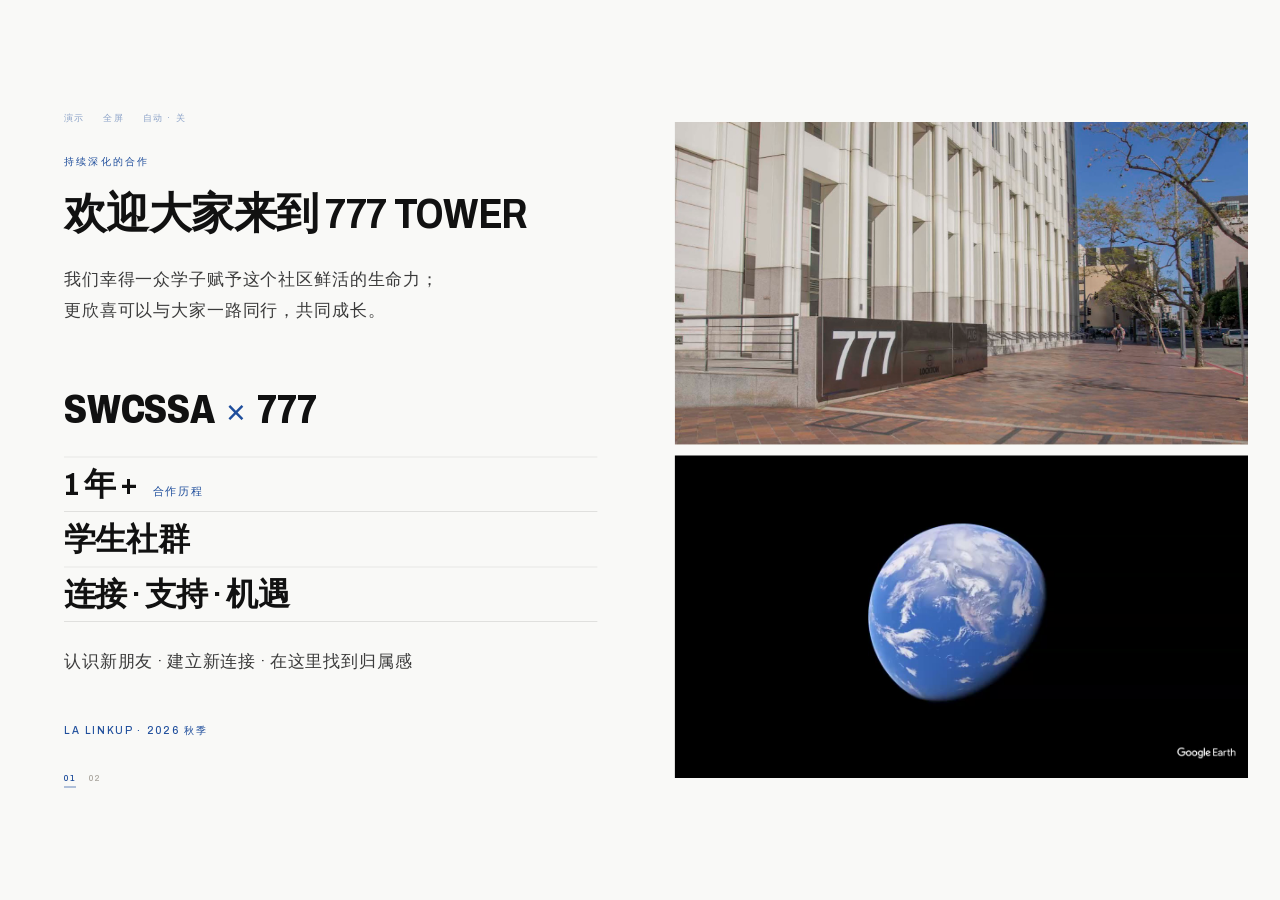
<file: index.html>
<!DOCTYPE html>
<html lang="zh-CN" data-theme="a">
<head>
<meta charset="UTF-8">
<meta name="viewport" content="width=device-width, initial-scale=1.0">
<meta http-equiv="Cache-Control" content="no-cache, no-store, must-revalidate">
<meta http-equiv="Pragma" content="no-cache">
<meta http-equiv="Expires" content="0">
<script>
/* Stale-copy guard (WeChat etc. cache HTML): if version.txt says a newer build exists, reload with a fresh URL. BUILD is stamped by the pre-commit hook. */
(function () {
    var BUILD = '20261008093704';
    fetch('version.txt?t=' + Date.now(), { cache: 'no-store' }).then(function (r) { return r.text(); }).then(function (v) {
        v = v.trim();
        var u = new URL(location.href);
        if (v && v !== BUILD && u.searchParams.get('v') !== v) { u.searchParams.set('v', v); location.replace(u.href); }
    }).catch(function () {});
})();
</script>
<title>777 Tower — 不止是一个地址</title>
<link rel="stylesheet" href="fonts.css?v=20261008093704">
<!-- extra faces for looks B/C only; non-blocking so a blocked Google never stalls the page -->
<link rel="stylesheet" href="https://fonts.googleapis.com/css2?family=Bodoni+Moda:ital,opsz,wght@0,6..96,400..900;1,6..96,400..900&family=Manrope:wght@400;500;600&display=swap" media="print" onload="this.media='all'">
<link rel="stylesheet" href="styles.css?v=20261008093704">
</head>
<!--
  PHOTOS: drop files into assets/ using the names printed on each frame
  (e.g. assets/01-tower-hero.jpg). They load automatically; the frame label hides.
  .jpg / .jpeg / .png / .webp all work. Adjust crop with --pos on the <figure>.
  Building facts (César Pelli & Associates with Langdon Wilson, completed 1991, white metal
  and glass skin) are from LA Conservancy / Wikipedia / Library of Congress — see ../product-facts.md.
-->
<body>
<div class="deck-viewport">
<main class="deck-stage" id="stage">

  <!-- === CHROME: controls + progress (inside the stage so it scales) === -->
  <div class="chrome btns">
    <button id="presentBtn">演示</button>
    <button id="fsBtn">全屏</button>
    <button id="autoBtn">自动 · 关</button>
  </div>
  <nav class="chrome dots" id="dots" aria-label="页面"></nav>

  <!-- === LIGHTBOX (slide 05 photos) === -->
  <div class="lb" id="lightbox" aria-hidden="true"><div class="lb-frame" id="lbFrame"></div><p class="lbl lb-x">关闭 · Esc</p></div>




  <!-- =========================================================
       05 — TODAY AT 777 TOWER   (schedule from the LA LINKUP plan; the big photo follows the room)
       ========================================================= -->
  <section class="slide s5" data-sel="p1" data-explore aria-label="欢迎大家来到 777 Tower">
    <p class="lbl terra a r" style="left:96px;top:96px;--d:.1s">持续深化的合作</p>
    <h2 class="h a r" style="left:96px;top:154px;font-size:64px;--d:.15s">欢迎大家来到 777 Tower</h2>
    <div class="copy a r" style="left:96px;top:262px;width:800px;--d:.4s">
      <p>我们幸得一众学子赋予这个社区鲜活的生命力；<br>更欣喜可以与大家一路同行，共同成长。</p>
    </div>
    <p class="cobrand a r" style="left:96px;top:450px;--d:.55s">SWCSSA <span>×</span> 777</p>

    <ul class="proof a r" style="left:96px;top:550px;--d:.7s">
      <li><b>1 年 +</b><small>合作历程</small></li>
      <li><b>学生社群</b></li>
      <li><b>连接 · 支持 · 机遇</b></li>
    </ul>
    <div class="copy a r" style="left:96px;top:834px;width:800px;--d:.85s"><p>认识新朋友 · 建立新连接 · 在这里找到归属感</p></div>
    <p class="lbl terra a r" style="left:96px;top:950px;--d:.9s">LA LINKUP · 2026 秋季</p>

    <!-- Top: 777 photos loop (PAGE 02 LOOP in script.js); source: ~/Downloads/循环 -->
    <div class="layers m a" style="left:1012px;top:48px;width:860px;height:484px;--d:.3s">
      <figure class="ph layer" data-rooms="p1" data-zoom role="button" tabindex="0" aria-label="放大：777 Tower" data-src="assets/loop-01" style="top:0;right:0;bottom:0;left:0">
        <div class="ph-media"></div><div class="ph-tint"></div>
      </figure>
      <figure class="ph layer" data-rooms="p2" data-zoom role="button" tabindex="0" aria-label="放大：777 Tower" data-src="assets/loop-02" style="top:0;right:0;bottom:0;left:0">
        <div class="ph-media"></div><div class="ph-tint"></div>
      </figure>
      <figure class="ph layer" data-rooms="p3" data-zoom role="button" tabindex="0" aria-label="放大：777 Tower" data-src="assets/loop-03" style="top:0;right:0;bottom:0;left:0">
        <div class="ph-media"></div><div class="ph-tint"></div>
      </figure>
      <figure class="ph layer" data-rooms="p4" data-zoom role="button" tabindex="0" aria-label="放大：777 Tower" data-src="assets/loop-04" style="top:0;right:0;bottom:0;left:0">
        <div class="ph-media"></div><div class="ph-tint"></div>
      </figure>
      <figure class="ph layer" data-rooms="p5" data-zoom role="button" tabindex="0" aria-label="放大：777 Tower" data-src="assets/loop-05" style="top:0;right:0;bottom:0;left:0">
        <div class="ph-media"></div><div class="ph-tint"></div>
      </figure>
      <figure class="ph layer" data-rooms="p6" data-zoom role="button" tabindex="0" aria-label="放大：777 Tower" data-src="assets/loop-06" style="top:0;right:0;bottom:0;left:0">
        <div class="ph-media"></div><div class="ph-tint"></div>
      </figure>
      <figure class="ph layer" data-rooms="p7" data-zoom role="button" tabindex="0" aria-label="放大：777 Tower" data-src="assets/loop-07" style="top:0;right:0;bottom:0;left:0">
        <div class="ph-media"></div><div class="ph-tint"></div>
      </figure>
      <figure class="ph layer" data-rooms="p8" data-zoom role="button" tabindex="0" aria-label="放大：777 Tower" data-src="assets/loop-08" style="top:0;right:0;bottom:0;left:0">
        <div class="ph-media"></div><div class="ph-tint"></div>
      </figure>
      <figure class="ph layer" data-rooms="p9" data-zoom role="button" tabindex="0" aria-label="放大：777 Tower" data-src="assets/loop-09" style="top:0;right:0;bottom:0;left:0">
        <div class="ph-media"></div><div class="ph-tint"></div>
      </figure>
    </div>

    <!-- Bottom: Google Earth fly-in (source ~/Downloads/地球.mp4, re-encoded 1024w, no audio) -->
    <div class="vid a r" style="left:1012px;top:548px;width:860px;height:484px;--d:.55s">
      <!-- MP4 in <img>: Safari/iOS WeChat play it like a GIF, immune to autoplay blocks (Low Power Mode etc.); other browsers error → swap to <video> -->
      <img src="assets/earth.mp4" alt="" onerror="var v=document.createElement('video');v.muted=true;v.defaultMuted=true;v.loop=true;v.autoplay=true;v.playsInline=true;v.setAttribute('playsinline','');v.setAttribute('muted','');v.poster='assets/earth-poster.jpg';v.src='assets/earth.mp4';this.replaceWith(v);v.play().catch(function(){})">
    </div>
  </section>













  <!-- =========================================================
       09 — SEE YOU AT 777 TOWER
       ========================================================= -->
  <section class="slide s9 dark" aria-label="777 Tower 见">
    <figure class="ph ph--dark m" data-src="assets/09-tower-night" style="left:0;top:0;width:1920px;height:1080px;--pos:50% 40%;--d:0s">
      <div class="ph-media"></div><div class="ph-tint"></div>
      <figcaption class="ph-label"><span class="ph-k">01 / Architecture</span><span class="ph-t">777 Tower — Dusk / night</span><span class="ph-n">Full bleed · keep the lower left darker for type</span></figcaption>
      <span class="ph-file">09-tower-night.jpg · 1920 × 1080</span>
    </figure>
    <div class="scrim"></div>
    <h2 class="h h-xl a r" style="left:96px;top:190px;--d:1s">777 Tower 见</h2>
    <p class="close-line a r" style="left:100px;top:334px;--d:1.3s">换个视角，看洛杉矶市中心。</p>
    <div class="info a r" style="left:100px;top:414px;--d:1.5s"><a href="https://www.777tower.space/" target="_blank" rel="noopener">www.777tower.space ↗</a><span>洛杉矶 S Figueroa St 777 号</span></div>
  </section>

</main>
</div>
<script src="script.js?v=20261008093704"></script>
</body>
</html>
</file>
<file: fonts.css>
/* Self-hosted so the deck works where Google Fonts is blocked (e.g. WeChat in mainland China) */
@font-face { font-family: 'Archivo'; font-style: italic; font-weight: 100 900; font-stretch: 62% 125%; font-display: swap; src: url('assets/fonts/Archivo-italic-100_900.woff2') format('woff2'); unicode-range: U+0000-00FF, U+0131, U+0152-0153, U+02BB-02BC, U+02C6, U+02DA, U+02DC, U+0304, U+0308, U+0329, U+2000-206F, U+20AC, U+2122, U+2191, U+2193, U+2212, U+2215, U+FEFF, U+FFFD; }
@font-face { font-family: 'Archivo'; font-style: normal; font-weight: 100 900; font-stretch: 62% 125%; font-display: swap; src: url('assets/fonts/Archivo-normal-100_900.woff2') format('woff2'); unicode-range: U+0000-00FF, U+0131, U+0152-0153, U+02BB-02BC, U+02C6, U+02DA, U+02DC, U+0304, U+0308, U+0329, U+2000-206F, U+20AC, U+2122, U+2191, U+2193, U+2212, U+2215, U+FEFF, U+FFFD; }
@font-face { font-family: 'JetBrains Mono'; font-style: normal; font-weight: 400; font-display: swap; src: url('assets/fonts/JetBrainsMono-normal-400.woff2') format('woff2'); unicode-range: U+0000-00FF, U+0131, U+0152-0153, U+02BB-02BC, U+02C6, U+02DA, U+02DC, U+0304, U+0308, U+0329, U+2000-206F, U+20AC, U+2122, U+2191, U+2193, U+2212, U+2215, U+FEFF, U+FFFD; }
@font-face { font-family: 'JetBrains Mono'; font-style: normal; font-weight: 500; font-display: swap; src: url('assets/fonts/JetBrainsMono-normal-500.woff2') format('woff2'); unicode-range: U+0000-00FF, U+0131, U+0152-0153, U+02BB-02BC, U+02C6, U+02DA, U+02DC, U+0304, U+0308, U+0329, U+2000-206F, U+20AC, U+2122, U+2191, U+2193, U+2212, U+2215, U+FEFF, U+FFFD; }
</file>
<file: styles.css>
/* ===========================================================
   777 TOWER — MORE THAN AN ADDRESS
   Warm ivory · espresso · a little terracotta. Gold stays rare.
   All slide measurements are at the 1920×1080 stage size.
   =========================================================== */

/* === THEMES ===
   Press T (or the "Look" button) to cycle. Pick one, then delete the other two blocks
   and set data-theme on <html>. Variable names are roles: --ivory = page, --espresso = ink,
   --terra = accent. */
:root, [data-theme="a"] {           /* A · Figueroa — white gallery, condensed caps, bronze */
    --ivory: #F9F9F7; --espresso: #111111; --char: #3B3B3B; --taupe: #6B6862; --quiet: #ABA79F;
    --terra: #9C7A45; --gold: #C9A96E; --sand: #CFCBC3; --ph: #E6E3DD; --rule: rgba(17,17,17,.14);
    --stage-bg: #F9F9F7;   /* = slide colour, so non-16:9 screens show no bars */
    --display: 'Archivo', 'Helvetica Neue', Arial, 'PingFang SC', 'Hiragino Sans GB', 'Noto Sans SC', 'Microsoft YaHei', sans-serif; --dw: 700; --dt: uppercase; --dls: -.005em; --dst: 82%; --hs: .7;
    --sans: 'Archivo', 'Helvetica Neue', Arial, 'PingFang SC', 'Hiragino Sans GB', 'Noto Sans SC', 'Microsoft YaHei', sans-serif;
}
[data-theme="b"] {                  /* B · Noir — black, Didone serif like the wordmark, champagne */
    --ivory: #0E0E0D; --espresso: #F2EFE9; --char: #C9C4BA; --taupe: #8E887E; --quiet: #5B5751;
    --terra: #C9A96E; --gold: #C9A96E; --sand: #3A3733; --ph: #1B1A18; --rule: rgba(242,239,233,.16);
    --stage-bg: #070707;
    --display: 'Bodoni Moda', Didot, 'Bodoni 72', 'Songti SC', 'Noto Serif SC', 'STSong', serif; --dw: 400; --dt: none; --dls: -.01em; --dst: 100%; --hs: .84;
    --sans: 'Manrope', 'Helvetica Neue', Arial, 'PingFang SC', 'Hiragino Sans GB', 'Noto Sans SC', 'Microsoft YaHei', sans-serif;
}
:root {
    --light: #F5F3EF;
    --ease: cubic-bezier(.22, .61, .21, 1);
    --slide-bg: var(--ivory);
}

* { margin: 0; padding: 0; box-sizing: border-box; }

/* === FIXED STAGE BASE (viewport-base.css, full) === */
html, body { width: 100%; height: 100%; margin: 0; overflow: hidden; background: var(--stage-bg, #000); }
.deck-viewport { position: fixed; top: 0; right: 0; bottom: 0; left: 0; overflow: hidden; background: var(--stage-bg, #000); }
.deck-stage {
    position: absolute; left: 0; top: 0; width: 1920px; height: 1080px;
    overflow: hidden; transform-origin: 0 0; background: var(--slide-bg, #fff);
}
.slide {
    position: absolute; top: 0; right: 0; bottom: 0; left: 0; width: 1920px; height: 1080px; overflow: hidden;
    display: block; visibility: hidden; opacity: 0; pointer-events: none;
    background: var(--slide-bg, #fff);
}
.slide.active, .slide.visible { visibility: visible; opacity: 1; pointer-events: auto; z-index: 1; }
img, video, canvas, svg { max-width: 100%; max-height: 100%; }
.deck-controls { position: fixed; left: 50%; bottom: 22px; transform: translateX(-50%); z-index: 1000; }
@media print {
    html, body { width: 1920px; height: auto; overflow: visible; background: #fff; }
    .deck-viewport { position: static; overflow: visible; background: #fff; }
    .deck-stage { position: static; width: auto; height: auto; transform: none !important; background: none; }
    .slide { position: relative; display: block !important; visibility: visible !important; opacity: 1 !important;
        pointer-events: auto !important; width: 1920px; height: 1080px; break-after: page; page-break-after: always; }
    .slide:last-child { break-after: auto; page-break-after: auto; }
    .deck-controls, .chrome { display: none !important; }
}

/* === BASE === */
body { font-family: var(--sans); color: var(--espresso); -webkit-font-smoothing: antialiased; }
button { font: inherit; color: inherit; background: none; border: 0; cursor: pointer; text-align: left; }
:focus-visible { outline: 2px solid var(--terra); outline-offset: 6px; }
.a { position: absolute; }

/* Slide change: soft fade; content drifts in from the right */
.slide { transition: opacity .9s var(--ease), visibility 0s linear .9s; }
.slide.active { transition: opacity .9s var(--ease), visibility 0s; }

/* === TYPE === */
.lbl { font: 500 15px/1.5 var(--sans); letter-spacing: .22em; text-transform: uppercase; color: var(--taupe); }
.lbl b { font-weight: 500; color: var(--terra); }
.lbl.ink { color: var(--espresso); }
.lbl.terra { color: var(--terra); }
.t-hero { font: var(--dw) calc(164px * var(--hs))/.92 var(--display); letter-spacing: -.015em; }
.h { font: var(--dw) calc(100px * var(--hs))/1 var(--display); letter-spacing: -.01em; white-space: nowrap; }
.h-m { font-size: calc(84px * var(--hs)); white-space: normal; }
.h-xl { font-size: calc(136px * var(--hs)); color: var(--light); }
.lede { font: 400 27px/1.45 var(--sans); color: var(--char); }
.body { font: 400 24px/1.5 var(--sans); color: var(--char); }
.addr { margin-top: 12px; font: var(--dw) calc(36px * var(--hs))/1.2 var(--display); }
.fig { font: italic var(--dw) calc(22px * var(--hs))/1.3 var(--display); color: var(--taupe); }
.fig .muted { font: 400 14px var(--sans); letter-spacing: .04em; font-style: normal; margin-left: 16px; }

.t-hero, .h, .n1, .words button, .w4 .w, .cats button, .ann, .addr, .info dd {
    text-transform: var(--dt); letter-spacing: var(--dls); font-stretch: var(--dst); }
.t-hero { line-height: .9; }

/* === HERO TYPE (slide 01) — Archivo variable: wght 100–900, wdth 62–125 === */
.vf { font-family: 'Archivo', 'Helvetica Neue', Arial, sans-serif; font-weight: 400; font-size: 122px; line-height: .92;
      text-transform: uppercase; letter-spacing: -.015em; color: var(--espresso); cursor: default; user-select: none; }
.vf .ln { display: block; white-space: nowrap; }
.vf .ch { display: inline-block; position: relative; text-align: center; white-space: pre; }
.vf .ch i { font-style: normal; white-space: pre; }
.vf .ch::before { content: '\00a0'; visibility: hidden; }          /* strut: line height + baseline */
.vf .g0 { position: absolute; left: 50%; top: 0; transform: translateX(-50%); }
.side { writing-mode: vertical-rl; letter-spacing: .3em; }

/* === REVEAL (staggered with --d) === */
.r { opacity: 0; transform: translateX(28px);
     transition: opacity 1s var(--ease) var(--d, 0s), transform 1.3s var(--ease) var(--d, 0s); }
.slide.active .r { opacity: 1; transform: none; }

/* Masked image reveal: rises from the bottom, image settles from a slight zoom */
.m { clip-path: inset(100% 0 0 0); transition: clip-path 1.8s var(--ease) var(--d, 0s); }
.slide.active .m { clip-path: inset(0); }
.m .ph-media { scale: 1.07; transition: scale 3s var(--ease) var(--d, 0s), transform 1.4s var(--ease); }
.slide.active .m .ph-media { scale: 1; }

/* Swappable text: only the selected one shows */
.swap { opacity: 0; transition: opacity .6s var(--ease); }
.swap.on, .pf.on .swap, .w4.on .swap { opacity: 1; }
.stack > .swap { position: absolute; left: 0; top: 0; width: 100%; }
.fig .swap { position: absolute; margin-left: 8px; white-space: nowrap; }
.fig .swap:not(.on) { visibility: hidden; }

/* ===========================================================
   IMAGE PLACEHOLDERS
   <figure class="ph" data-src="assets/name"> — a file at that path
   (jpg/jpeg/png/webp) replaces the placeholder automatically.
   Crop: --pos (background-position). Frame keeps its size.
   =========================================================== */
.ph { position: absolute; overflow: hidden; background: var(--ph); }
.ph-media {
    position: absolute; top: 0; right: 0; bottom: 0; left: 0;
    background-color: var(--ph);
    /* faint facade grid so crop changes read even before photos arrive */
    background-image:
        repeating-linear-gradient(90deg, rgba(43,33,29,.05) 0 1px, transparent 1px 56px),
        repeating-linear-gradient(0deg, rgba(43,33,29,.03) 0 1px, transparent 1px 112px);
    background-size: cover;
    background-position: var(--pos, 50% 50%);
    transform-origin: var(--o, 50% 50%);
}
.ph.has-img .ph-media { background-size: cover; }
/* whole image, no crop — strips filled with the image's own background */
.ph.fit-contain .ph-media { background-size: contain; background-repeat: no-repeat; background-color: #EAE5E0; }
.ph-tint { position: absolute; top: 0; right: 0; bottom: 0; left: 0; transition: background-color 1.2s var(--ease); pointer-events: none; }
.ph::before { content: ''; position: absolute; top: 20px; right: 20px; bottom: 20px; left: 20px; border: 1px solid var(--rule); z-index: 2; pointer-events: none; }
.ph-label { position: absolute; left: 44px; bottom: 40px; right: 44px; z-index: 3; display: grid; gap: 8px; }
.ph-label.top { top: 96px; left: 96px; bottom: auto; }
.ph-k { font: 500 12px/1 var(--sans); letter-spacing: .24em; text-transform: uppercase; color: var(--terra); }
.ph-t { font: 500 16px/1.3 var(--sans); letter-spacing: .16em; text-transform: uppercase; color: var(--espresso); }
.ph-n { font: italic var(--dw) calc(21px * var(--hs))/1.3 var(--display); color: var(--taupe); }
.ph-file { position: absolute; top: 38px; right: 44px; z-index: 3; font: 400 12px/1 var(--sans); letter-spacing: .08em; color: var(--taupe); }
.ph.has-img::before, .ph.has-img .ph-label, .ph.has-img .ph-file { display: none; }

.ph--dark { --ph: #2E2521; --rule: rgba(243,239,231,.18); }
.ph--dark .ph-media { background-image:
    repeating-linear-gradient(90deg, rgba(243,239,231,.05) 0 1px, transparent 1px 56px),
    repeating-linear-gradient(0deg, rgba(243,239,231,.03) 0 1px, transparent 1px 112px); }
.ph--dark .ph-t { color: var(--ivory); }
.ph--dark .ph-n, .ph--dark .ph-file { color: rgba(243,239,231,.55); }
.ph--dark .ph-k { color: var(--gold); }

/* ===========================================================
   CHROME — progress, numerals, present/fullscreen
   =========================================================== */
.chrome { position: absolute; z-index: 50; font: 500 13px/1 var(--sans); letter-spacing: .2em; text-transform: uppercase; color: var(--taupe); transition: opacity .5s, color .6s; }
.btns { left: 96px; top: 36px; display: flex; gap: 28px; }
.btns button { letter-spacing: inherit; text-transform: inherit; color: rgba(31,78,156,.5); }
.btns button:hover { color: #1F4E9C; }
.progress { left: 96px; bottom: 40px; color: var(--espresso); }
.progress #total { color: var(--taupe); }
.dots { left: 89px; bottom: 34px; display: flex; gap: 6px; }
.dots button { padding: 6px 7px; font: inherit; letter-spacing: .08em; color: var(--quiet); position: relative; }
.dots button:hover { color: var(--espresso); }
.dots button.on { color: #1F4E9C; }
.dots button.on::after { content: ''; position: absolute; left: 7px; right: 7px; bottom: 0; height: 1px; background: #1F4E9C; }
.explore { left: 640px; bottom: 40px; color: var(--terra); opacity: 0; }
.explore::before { content: '· '; }
.explore.on { opacity: 1; }

.deck-stage.dark .chrome, .deck-stage.dark .btns button, .deck-stage.dark .dots button { color: rgba(243,239,231,.55); }
.deck-stage.dark .dots button.on, .deck-stage.dark .progress #cur { color: var(--ivory); }
.deck-stage.dark .explore { color: var(--gold); }

/* Present mode: only the progress stays */
body.presenting .btns, body.presenting .dots { opacity: 0; pointer-events: none; }
body.presenting .explore { left: 250px; }

/* Edit mode (press E) */
body.editing [contenteditable] { outline: 1px dashed rgba(166,95,75,.5); outline-offset: 4px; cursor: text; }
body.editing::after { content: 'Editing — ⌘/Ctrl+S saves index.html · E to finish'; position: fixed; top: 12px; right: 16px; z-index: 9999;
    font: 500 12px var(--sans); letter-spacing: .12em; text-transform: uppercase; color: var(--terra); }

/* === LIGHTBOX === */
.lb { position: absolute; top: 0; right: 0; bottom: 0; left: 0; z-index: 80; background: color-mix(in srgb, var(--ivory) 97%, transparent); display: grid; place-items: center;
      opacity: 0; visibility: hidden; transition: opacity .6s var(--ease), visibility 0s linear .6s; cursor: zoom-out; }
.lb.open { opacity: 1; visibility: visible; transition: opacity .6s var(--ease), visibility 0s; }
.lb-frame { position: relative; width: 1440px; height: 810px; }
.lb-x { position: absolute; right: 96px; top: 48px; }
[data-zoom] { cursor: zoom-in; }
[data-zoom] .ph-media { transition: scale 3s var(--ease) var(--d, 0s), transform 1.2s var(--ease); }
[data-zoom]:hover .ph-media { transform: scale(1.03); }

/* ===========================================================
   02 — WHY DOWNTOWN LA?
   =========================================================== */
.words button { display: block; font: var(--dw) calc(88px * var(--hs))/1.04 var(--display); text-transform: uppercase; letter-spacing: .01em; color: var(--quiet); transition: color .5s; }
.words button span { display: inline-block; width: 64px; font: 500 14px var(--sans); letter-spacing: .2em; vertical-align: 42px; color: inherit; }
.words button:hover { color: var(--char); }
.words button.on { color: var(--espresso); }
.words button.on span { color: var(--terra); }

/* ===========================================================
   03 — WHY 777 TOWER? — map + markers + HUD panel
   =========================================================== */
.s3 { --mono: 'JetBrains Mono', ui-monospace, Menlo, monospace; }
.map { overflow: hidden; }
.map::after { content: ''; position: absolute; top: 0; right: 0; bottom: 0; left: 0; pointer-events: none; z-index: 2;     /* HUD grid */
    background-image: linear-gradient(var(--rule) 1px, transparent 1px), linear-gradient(90deg, var(--rule) 1px, transparent 1px);
    background-size: 92px 92px; opacity: .55; }
.scan { position: absolute; left: 0; right: 0; top: -120px; height: 120px; z-index: 3; pointer-events: none; will-change: transform;
    background: linear-gradient(to bottom, transparent, color-mix(in srgb, var(--terra) 16%, transparent), transparent);
    animation: scan 6s linear infinite; }
@keyframes scan { from { transform: translateY(0); } to { transform: translateY(1008px); } }
.map-credit { position: absolute; right: 12px; bottom: 8px; z-index: 3; font: 400 11px/1 var(--sans); color: var(--taupe);
    background: color-mix(in srgb, var(--ivory) 80%, transparent); padding: 4px 6px; }
.coords { font: 400 13px/1 var(--mono, monospace); letter-spacing: .08em; color: var(--taupe); }

.hot { width: 34px; height: 34px; margin: -17px 0 0 -17px; z-index: 6; }
.hot i { position: absolute; left: 0; top: 0; width: 34px; height: 34px; border-radius: 50%;
    border: 1.5px solid var(--terra); background: color-mix(in srgb, var(--ivory) 70%, transparent); transition: background .4s; }
.hot i::before { content: ''; position: absolute; top: 11px; right: 11px; bottom: 11px; left: 11px; border-radius: 50%; background: var(--terra); }
.hot i::after { content: ''; position: absolute; top: -1.5px; right: -1.5px; bottom: -1.5px; left: -1.5px; border-radius: 50%; border: 1.5px solid var(--terra); animation: ping 2.2s var(--ease) infinite; }
@keyframes ping { from { transform: scale(1); opacity: .9; } to { transform: scale(2.4); opacity: 0; } }
.hot span { position: absolute; left: 43px; top: 4px; white-space: nowrap; padding: 6px 10px; background: var(--espresso); color: var(--ivory);
    font: 500 12px/1 var(--mono, monospace); letter-spacing: .12em; text-transform: uppercase; }
.hot:hover span, .hot.on span { background: var(--terra); }
.hot.on i { background: var(--terra); }
.hot.on i::before { background: var(--ivory); }

.lead { position: absolute; top: 0; right: 0; bottom: 0; left: 0; width: 1920px; height: 1080px; max-width: none; max-height: none; pointer-events: none; z-index: 5; }
.lead polyline { fill: none; stroke: var(--terra); stroke-width: 1.5; stroke-dasharray: 1; stroke-dashoffset: 1; }
.lead.draw polyline { animation: draw .9s var(--ease) forwards; }
.lead circle { fill: var(--terra); opacity: 0; }
.lead.draw circle { animation: pop .3s .8s forwards; }
@keyframes draw { to { stroke-dashoffset: 0; } }
@keyframes pop { to { opacity: 1; } }

.hudwrap { display: grid; }
.hud { grid-area: 1 / 1; padding: 22px 0 0 22px; border-left: 1px solid var(--rule); position: relative; pointer-events: none; }
.hud.on { pointer-events: auto; }
.hud::before, .hud::after { content: ''; position: absolute; width: 14px; height: 14px; border: 1.5px solid var(--terra); }
.hud::before { left: -1px; top: 0; border-right: 0; border-bottom: 0; }
.hud::after { left: -1px; bottom: -8px; border-right: 0; border-top: 0; }
.hud-k { font: 500 15px/1 var(--mono, monospace); letter-spacing: .14em; color: var(--terra); }
.read { display: grid; grid-template-columns: repeat(3, 1fr); gap: 18px; margin: 20px 0 20px; }
.read div { border-top: 1px solid var(--rule); padding-top: 10px; }
.read b { display: block; font: var(--dw) calc(46px * var(--hs) / .8)/1 var(--display); font-stretch: var(--dst); letter-spacing: var(--dls); color: var(--espresso); font-variant-numeric: tabular-nums; }
.read > div > span { display: block; margin-top: 6px; font: 400 11px/1.3 var(--mono, monospace); letter-spacing: .1em; text-transform: uppercase; color: var(--taupe); }
.hud .body { font-size: 19px; line-height: 1.55; }
.hud .body + .body { margin-top: 12px; }
.hud .body strong { font-weight: 700; color: var(--espresso); }
/* scan reveal: panel wipes open left → right after the line lands */
.hud { clip-path: inset(0 100% 0 0); transition: clip-path .01s, opacity .3s; }
.hud.on { clip-path: inset(0 0 0 0); transition: clip-path .9s var(--ease) .75s, opacity .3s; }

/* ===========================================================
   04 — MORE THAN AN OFFICE BUILDING — interactive lobby
   =========================================================== */
.w4 { width: 384px; display: grid; gap: 6px; }
.w4 .n { font: 500 14px/1 var(--sans); letter-spacing: .2em; color: var(--quiet); transition: color .4s; }
.w4 .w { font: var(--dw) calc(62px * var(--hs))/1 var(--display); text-transform: var(--dt); letter-spacing: var(--dls); font-stretch: var(--dst);
    color: var(--quiet); display: inline-block; transform: translate(var(--tx, 0px), var(--ty, 0px)); transition: color .5s, transform .35s var(--ease); }
.w4 i { position: absolute; top: 44px; height: 2px; width: 24px; background: var(--sand); transition: width .8s var(--ease), background .5s; }
.w4.L { text-align: right; }
.w4.L i { right: -48px; }
.w4.R i { left: -48px; }
.w4:hover .w { color: var(--char); }
.w4.on .w { color: var(--espresso); }
.w4.on .n { color: var(--terra); }
.w4.on i { width: 40px; background: var(--terra); }

.stage4 { perspective: 1400px; }
.tilt { position: absolute; top: 0; right: 0; bottom: 0; left: 0; overflow: hidden; transform: rotateX(var(--rx, 0deg)) rotateY(var(--ry, 0deg)); transition: transform .5s var(--ease); }
.s4 .ph-media { transition: scale 3s var(--ease) var(--d, 0s), transform 1.4s var(--ease); }
.spot { position: absolute; top: 0; right: 0; bottom: 0; left: 0; z-index: 3; pointer-events: none; opacity: 0; transition: opacity .5s;
    background: radial-gradient(circle 260px at var(--mx, 50%) var(--my, 50%), rgba(10,8,6,0) 0, rgba(10,8,6,.55) 100%); }
.stage4:hover .spot { opacity: 1; }
.curtain { position: absolute; top: 0; right: 0; bottom: 0; left: 0; z-index: 2; background: var(--terra); transform: translateX(-101%); pointer-events: none; }
.stage4.wipe .curtain { animation: sweep .8s var(--ease); }
.card4 { overflow: hidden; }
.card4 > .swap { position: relative; z-index: 1; }
@keyframes sweep { 0% { transform: translateX(-101%); } 45% { transform: translateX(0); } 100% { transform: translateX(101%); } }

.card4 { position: absolute; left: 28px; bottom: 28px; width: 560px; z-index: 5; display: grid; padding: 28px 32px 30px;
    background: var(--espresso); color: var(--ivory); border-top: 3px solid var(--terra);
    opacity: 0; transform: translateY(30px); transition: opacity .5s var(--ease), transform .7s var(--ease); pointer-events: none; }
.s4[data-sel]:not([data-sel=""]) .card4 { opacity: 1; transform: none; }
.card4 > .swap { grid-area: 1 / 1; }
.c-k { font: 500 13px/1 var(--sans); letter-spacing: .24em; text-transform: uppercase; color: var(--gold); }
.c-s { margin-top: 12px; font: var(--dw) calc(34px * var(--hs) / .8)/1.15 var(--display); letter-spacing: var(--dls); font-stretch: var(--dst); }
.chips { list-style: none; display: flex; flex-wrap: wrap; gap: 8px; margin-top: 18px; }
.chips li { padding: 8px 12px; border: 1px solid color-mix(in srgb, var(--ivory) 35%, transparent);
    font: 500 12px/1 var(--sans); letter-spacing: .16em; text-transform: uppercase;
    opacity: 0; transform: translateY(8px); transition: opacity .4s, transform .5s var(--ease); }
.card4 .swap.on li { opacity: 1; transform: none; }
.card4 .swap.on li:nth-child(1) { transition-delay: .55s; } .card4 .swap.on li:nth-child(2) { transition-delay: .65s; }
.card4 .swap.on li:nth-child(3) { transition-delay: .75s; } .card4 .swap.on li:nth-child(4) { transition-delay: .85s; }
.c-t { margin-top: 18px; font: 500 11px/1 var(--sans); letter-spacing: .22em; text-transform: uppercase; opacity: .6; }
.card4 .logos { display: flex; gap: 30px; align-items: center; margin-top: 10px; height: 44px; }
.card4 .logos img { width: auto; max-width: none; filter: brightness(0) invert(1); opacity: 0; transition: opacity .6s .95s; }
[data-theme="b"] .card4 .logos img { filter: brightness(0); }
.card4 .swap.on .logos img { opacity: .9; }

.marq { width: 1920px; height: 76px; overflow: hidden; border-top: 1px solid var(--rule); border-bottom: 1px solid var(--rule); }
.marq .track { display: flex; width: max-content; animation: marq 48s linear infinite; }
.marq span { display: flex; align-items: center; white-space: nowrap; }
.marq b, .marq em { font: var(--dw) calc(56px * var(--hs) / .8)/76px var(--display); text-transform: var(--dt); letter-spacing: var(--dls);
    font-stretch: var(--dst); font-style: normal; color: transparent; -webkit-text-stroke: 1px var(--quiet); transition: color .6s, -webkit-text-stroke-color .6s; }
.marq em { padding: 0 34px; font-size: 28px; color: var(--terra); -webkit-text-stroke: 0; }
.marq b.on { color: var(--terra); -webkit-text-stroke-color: var(--terra); }
@keyframes marq { to { transform: translateX(-50%); } }

/* ===========================================================
   05 — TODAY — info + timeline
   =========================================================== */
.sched { width: 800px; }
.sched button { display: flex; align-items: center; width: 100%; height: 50px; border-top: 1px solid var(--rule); color: var(--quiet); transition: color .4s; }
.sched button:last-child { border-bottom: 1px solid var(--rule); }
.sched time { width: 190px; font: 500 16px/1 var(--sans); letter-spacing: .08em; font-variant-numeric: tabular-nums; }
.sched span { font: var(--dw) calc(34px * var(--hs) / .8)/1.05 var(--display); letter-spacing: var(--dls); font-stretch: var(--dst); text-transform: var(--dt); }
.sched button:hover { color: var(--char); }
.sched button.on { color: var(--espresso); }
.sched button.on time { color: var(--terra); }
.s5 { --terra: #1F4E9C; }
.s5 .stack .body { margin-top: 10px; font-size: 22px; }
.proof { width: 800px; list-style: none; margin: 0; padding: 0; }
.proof li { display: flex; align-items: baseline; gap: 22px; padding: 16px 0 14px; border-top: 1px solid var(--rule); }
.proof li:last-child { border-bottom: 1px solid var(--rule); }
.proof b { font: var(--dw) calc(54px * var(--hs) / .8)/1 var(--display); letter-spacing: var(--dls); font-stretch: var(--dst); text-transform: var(--dt); color: var(--espresso); }
.proof small { font: 500 16px/1 var(--sans); letter-spacing: .2em; text-transform: uppercase; color: var(--terra); }
.cobrand { font: 800 calc(60px * var(--hs) / .7)/1 var(--display); font-stretch: var(--dst); letter-spacing: -.01em; color: var(--espresso); }
.cobrand span { color: var(--terra); font-weight: 300; margin: 0 .12em; }
.statement { font: 600 36px/1.55 var(--display); text-wrap: pretty; letter-spacing: .02em; color: var(--espresso); }
.layers { overflow: hidden; }
.layer { opacity: 0; pointer-events: none; transition: opacity .9s var(--ease); }
.layer.shown { opacity: 1; pointer-events: auto; }

/* ===========================================================
   06 — A PLACE TO CONNECT — selected frame widens
   =========================================================== */
.people { left: 96px; top: 330px; width: 1728px; height: 500px; display: flex; gap: 24px; }
.pf { position: relative; flex: 1 1 0; min-width: 0; cursor: pointer; transition: flex-grow 1.1s var(--ease); }
.pf.on { flex-grow: 2.4; }
.pf .ph { transition: opacity .8s; }
.pf:not(.on) .ph { opacity: .72; }
.pf:not(.on) .ph-media { filter: saturate(.55); }
.pf:hover .ph { opacity: 1; }
.pf:not(.on) .ph-n, .pf:not(.on) .ph-file { display: none; }
.pcap { position: absolute; top: calc(100% + 24px); left: 0; right: 0; display: grid; gap: 10px; }
.pn { font: 500 16px/1.35 var(--sans); letter-spacing: .16em; text-transform: uppercase; color: var(--quiet); transition: color .5s; }
.pf.on .pn { color: var(--espresso); }
.pcap .swap { font: var(--dw) calc(24px * var(--hs))/1.4 var(--display); font-style: italic; color: var(--char); white-space: nowrap; }

/* ===========================================================
   07 — A SPACE FOR WHAT'S NEXT — one space, many uses
   =========================================================== */
.cats { width: 480px; }
.cats .lbl { margin-bottom: 26px; }
.cats button { display: block; font: var(--dw) calc(60px * var(--hs))/1.3 var(--display); text-transform: uppercase; color: var(--quiet); transition: color .5s, padding .6s var(--ease); }
.cats button:hover { color: var(--char); }
.cats button.on { color: var(--espresso); padding-left: 28px; position: relative; }
.cats button.on::before { content: ''; position: absolute; left: 0; top: 50%; width: 14px; height: 1px; background: var(--terra); }
.anns { width: 290px; height: 500px; }
.anns .swap { position: absolute; top: 0; right: 0; bottom: 0; left: 0; }
.ann { position: absolute; left: 0; width: 290px; font: var(--dw) calc(34px * var(--hs))/1.15 var(--display); opacity: 0; transform: translateX(12px); transition: opacity .6s var(--ease), transform .8s var(--ease); }
.ann span { display: block; margin-bottom: 8px; font: 500 13px var(--sans); letter-spacing: .22em; text-transform: uppercase; color: var(--terra); }
.ann::before { content: ''; position: absolute; left: -60px; top: 6px; width: 44px; height: 1px; background: var(--sand); }
.ann:nth-child(1) { top: 0; }
.ann:nth-child(2) { top: 180px; transition-delay: .08s; }
.ann:nth-child(3) { top: 360px; transition-delay: .16s; }
.swap.on .ann { opacity: 1; transform: none; }

/* ===========================================================
   08 — CONNECTION DIAGRAM — lines draw in, then words
   =========================================================== */
.dia { position: absolute; top: 0; right: 0; bottom: 0; left: 0; width: 1920px; height: 1080px; pointer-events: none; max-width: none; max-height: none; }
.dia line { stroke: var(--sand); stroke-width: 1; stroke-dasharray: 1; stroke-dashoffset: 1;
    transition-property: stroke-dashoffset, stroke, opacity; transition-duration: 1.6s, .5s, .5s;
    transition-timing-function: var(--ease); transition-delay: var(--d, 0s), 0s, 0s; }
.slide.active .dia line { stroke-dashoffset: 0; }
.s8[data-sel]:not([data-sel=""]) .dia line { opacity: .3; }
.s8 .dia line.on { stroke: var(--terra); stroke-width: 1.6; opacity: 1; }
.n1, .n2, .n3 { translate: -50% 0; white-space: nowrap; text-align: center; }
.n1 { font: var(--dw) calc(52px * var(--hs))/1 var(--display); }
.n2 { font: 500 16px/1 var(--sans); letter-spacing: .22em; text-transform: uppercase; color: var(--char); padding: 8px 4px; transition: color .4s; }
.n2:hover, .n2.on { color: var(--terra); }
.n3 { font: italic var(--dw) calc(40px * var(--hs))/1 var(--display); color: var(--espresso); }

/* ===========================================================
   09 — CLOSING
   =========================================================== */
.s9 { --slide-bg: #2E2521; }
.s9 .lbl { color: rgba(243,239,231,.7); }
.scrim { position: absolute; top: 0; right: 0; bottom: 0; left: 0; background: linear-gradient(to bottom, rgba(12,10,9,.68), rgba(12,10,9,0) 52%), linear-gradient(to top, rgba(12,10,9,.55), rgba(12,10,9,0) 30%); pointer-events: none; }
.close-line { color: rgba(245,243,239,.85); font: italic var(--dw) calc(38px * var(--hs))/1.2 var(--display); color: rgba(243,239,231,.85); }

/* === PERFORMANCE: hidden slides don't run their loops; GPU hints for the moving layers === */
.slide:not(.active) *, .slide:not(.active) *::before, .slide:not(.active) *::after { animation-play-state: paused !important; }
.marq .track { will-change: transform; }
.tilt { will-change: transform; }

/* === CLOSING: QR block === */
.qr-panel { background: rgba(12,10,9,.72); -webkit-backdrop-filter: blur(8px); backdrop-filter: blur(8px); border-top: 2px solid var(--terra); }
.qr-k { color: var(--light) !important; letter-spacing: .26em; }
.qr { background: #fff; border: 1px solid rgba(245,243,239,.4); }
.qr .ph-media { background-color: #fff; background-image: none; background-size: contain !important; background-repeat: no-repeat; }
.qr::before { top: 14px; right: 14px; bottom: 14px; left: 14px; border: 1.5px dashed rgba(17,17,17,.25); }
.qr .ph-label { left: 0; right: 0; bottom: 0; top: 0; align-content: center; justify-items: center; text-align: center; }
.qr .ph-n { color: #8a857d; font-size: 16px; }

/* CJK: no synthetic italics */
.close-line, .fig { font-style: normal; }
.vid { overflow: hidden; background: #1a1a1a; }
.vid video, .vid img { display: block; width: 100%; height: 100%; max-width: none; max-height: none; object-fit: cover; }
/* page 1 body: both sentences share one style */
.copy p { margin: 0 0 18px; font: 400 26px/1.75 var(--sans); letter-spacing: .03em; color: var(--char); }
.proof b, .proof b.sm { font-size: calc(54px * var(--hs) / .8); }
.proof li { padding: 18px 0 16px; }
/* page 2: original scrim + light type; site/address sized to read on the photo */
.s9 .info { display: flex; flex-direction: column; gap: 6px; }
.s9 .info a { font: 600 30px/1.2 var(--sans); letter-spacing: .02em; color: rgba(243,239,231,.95); text-decoration: none; }
.s9 .info span { font: 500 20px/1.4 var(--sans); letter-spacing: .06em; color: rgba(243,239,231,.8); }
/* page 2 fills the whole screen: the photo + scrim move to the viewport (cover), the stage keeps only the type */
.deck-viewport::before { content: ''; position: absolute; inset: 0; opacity: 0; transition: opacity .9s var(--ease);
    background: linear-gradient(to bottom, rgba(12,10,9,.68), rgba(12,10,9,0) 52%), linear-gradient(to top, rgba(12,10,9,.55), rgba(12,10,9,0) 30%), url('assets/09-tower-night.jpg') 50% 40% / cover; }
body.on-dark .deck-viewport::before { opacity: 1; }
body.on-dark .deck-stage, .s9 { background: transparent; }
.s9 > .ph, .s9 > .scrim { display: none; }
</file>
